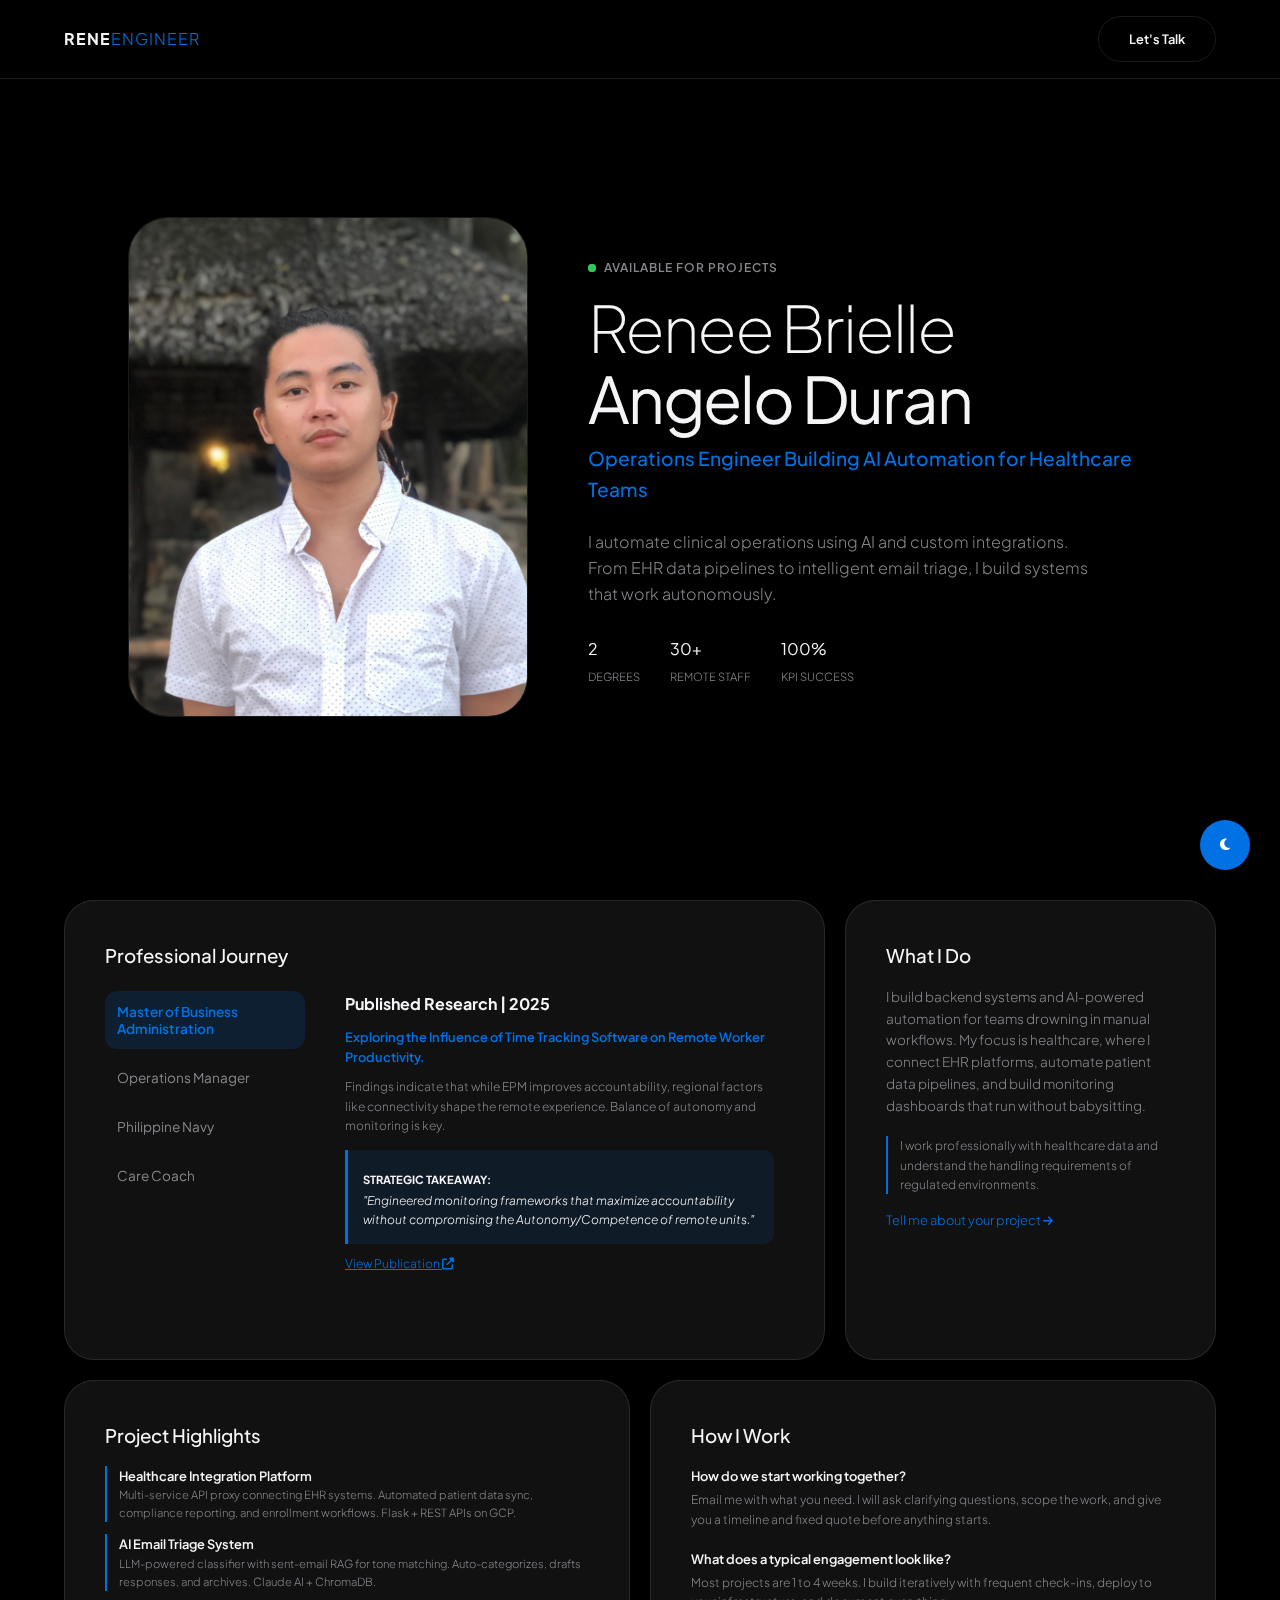
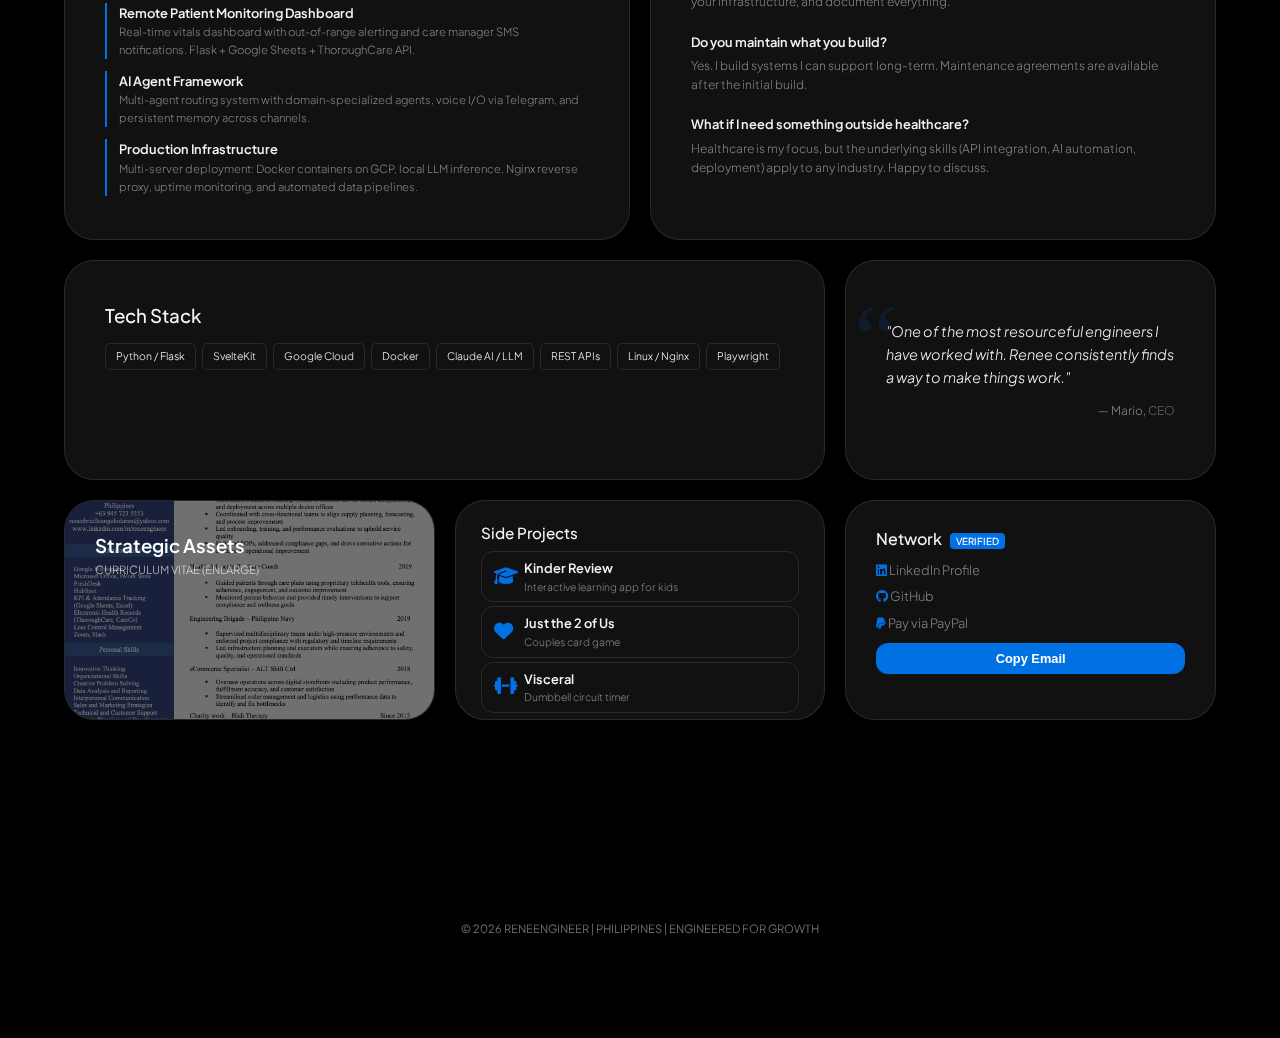
<file: index.html>
<!DOCTYPE html>
<html lang="en">
<head>
    <meta charset="UTF-8">
    <meta name="viewport" content="width=device-width, initial-scale=1.0">
    <title>Renee Duran | Operations Lead & AI Systems Builder</title>
    <link href="https://fonts.googleapis.com/css2?family=Plus+Jakarta+Sans:wght@200;300;400;500;600;700&display=swap" rel="stylesheet">
    <link rel="stylesheet" href="https://cdnjs.cloudflare.com/ajax/libs/font-awesome/6.4.0/css/all.min.css">

    <style>
        :root {
            --bg: #000000;
            --card-bg: rgba(28, 28, 30, 0.6);
            --card-border: rgba(255, 255, 255, 0.1);
            --accent: #0071e3;
            --text-main: #f5f5f7;
            --text-dim: #86868b;
            --glass: rgba(0, 0, 0, 0.8);
            --aura-color: rgba(0, 113, 227, 0.15);
            --spotlight-opacity: 1;
        }

        body.light-mode {
            --bg: #f5f5f7;
            --card-bg: rgba(255, 255, 255, 0.8);
            --card-border: rgba(0, 0, 0, 0.08);
            --accent: #0071e3;
            --text-main: #1d1d1f;
            --text-dim: #6e6e73;
            --glass: rgba(245, 245, 247, 0.8);
            --aura-color: rgba(0, 0, 0, 0.05);
            --spotlight-opacity: 0.7;
        }

        * { box-sizing: border-box; margin: 0; padding: 0; transition: background-color 0.4s ease, color 0.4s ease; }
        body {
            font-family: 'Plus Jakarta Sans', sans-serif;
            background: var(--bg); color: var(--text-main);
            line-height: 1.6; overflow-x: hidden; font-weight: 300;
        }

        /* Mouse Aura / Spotlight */
        #aura {
            position: fixed; top: 0; left: 0; width: 100%; height: 100%;
            background: radial-gradient(600px circle at var(--x) var(--y), var(--aura-color), transparent 80%);
            z-index: -1; pointer-events: none;
        }

        /* Breathing Logo */
        nav {
            position: fixed; top: 0; width: 100%; z-index: 1000;
            background: var(--glass); backdrop-filter: saturate(180%) blur(20px);
            border-bottom: 1px solid var(--card-border);
            display: flex; justify-content: space-between; align-items: center; padding: 1rem 5%;
        }
        .logo { font-weight: 700; font-size: 1rem; letter-spacing: 1px; }
        .logo span { color: var(--accent); font-weight: 300; animation: breathe 4s infinite ease-in-out; }

        @keyframes breathe {
            0%, 100% { opacity: 0.5; text-shadow: 0 0 0px var(--accent); }
            50% { opacity: 1; text-shadow: 0 0 15px var(--accent); }
        }

        /* Hero */
        header {
            min-height: 100vh; display: flex; align-items: center; justify-content: center;
            padding: 120px 10% 80px; gap: 60px;
        }
        .hero-img {
            width: 400px; height: 500px; object-fit: cover; border-radius: 40px;
            border: 1px solid var(--card-border); box-shadow: 0 30px 60px rgba(0,0,0,0.2);
        }
        .hero-text h1 { font-size: clamp(2.5rem, 5vw, 4rem); font-weight: 200; letter-spacing: -2px; line-height: 1.1; }
        .hero-subtitle { font-size: 1.2rem; color: var(--accent); font-weight: 500; margin: 10px 0 25px; }

        /* Status Pulse */
        .status-tag { display: inline-flex; align-items: center; gap: 8px; font-size: 0.75rem; font-weight: 600; color: var(--text-dim); letter-spacing: 1px; margin-bottom: 15px;}
        .pulse-dot { width: 8px; height: 8px; background: #34c759; border-radius: 50%; position: relative; }
        .pulse-dot::after { content: ''; position: absolute; width: 100%; height: 100%; background: #34c759; border-radius: 50%; animation: ripple 2s infinite; }

        @keyframes ripple { 0% { transform: scale(1); opacity: 1; } 100% { transform: scale(3); opacity: 0; } }

        /* Bento Grid */
        .container { max-width: 1400px; margin: 0 auto; padding: 0 5% 100px; }
        .bento-grid { display: grid; grid-template-columns: repeat(12, 1fr); grid-auto-rows: 220px; gap: 20px; }
        .bento-item {
            background: var(--card-bg); border: 1px solid var(--card-border); border-radius: 30px;
            padding: 40px; overflow: hidden; backdrop-filter: blur(10px); opacity: var(--spotlight-opacity);
            transition: opacity 0.3s ease, transform 0.4s ease;
        }
        .bento-item.highlight { opacity: 1 !important; border-color: var(--accent); }

        /* Grid spans */
        .item-exp { grid-column: span 8; grid-row: span 2; }
        .item-whatido { grid-column: span 4; grid-row: span 2; }
        .item-highlights { grid-column: span 6; grid-row: span 2; }
        .item-howitworks { grid-column: span 6; grid-row: span 2; }
        .item-skills { grid-column: span 8; grid-row: span 1; }
        .item-testimonial { grid-column: span 4; grid-row: span 1; }
        .item-assets { grid-column: span 4; grid-row: span 1; }
        .item-projects { grid-column: span 4; grid-row: span 1; }
        .item-social { grid-column: span 4; grid-row: span 1; }

        .project-link {
            display: flex; align-items: center; gap: 10px; padding: 6px 12px;
            border-radius: 12px; text-decoration: none; color: var(--text-main);
            border: 1px solid var(--card-border); transition: border-color 0.3s ease;
        }
        .project-link:hover { border-color: var(--accent); }
        .project-link i { font-size: 1.2rem; color: var(--accent); width: 20px; text-align: center; }
        .project-link .project-info { display: flex; flex-direction: column; }
        .project-link .project-name { font-size: 0.8rem; font-weight: 600; }
        .project-link .project-desc { font-size: 0.65rem; color: var(--text-dim); }

        /* Tabs & Experience */
        .exp-container { display: flex; gap: 40px; margin-top: 20px; }
        .exp-tabs { display: flex; flex-direction: column; gap: 8px; min-width: 200px; }
        .tab-btn {
            background: none; border: none; color: var(--text-dim); text-align: left;
            padding: 12px; cursor: pointer; border-radius: 12px; font-size: 0.85rem; font-family: inherit;
        }
        .tab-btn.active { background: rgba(0, 113, 227, 0.15); color: var(--accent); font-weight: 600; }
        .exp-content { display: none; height: 280px; overflow-y: auto; padding-right: 10px; }
        .exp-content.active { display: block; animation: fadeIn 0.5s ease forwards; }

        /* Research Preview Card */
        .takeaway-box { background: rgba(0, 113, 227, 0.1); border-left: 3px solid var(--accent); padding: 15px; margin-top: 15px; border-radius: 0 10px 10px 0; }

        /* Social Copy Utility */
        .email-copy-btn {
            background: var(--accent); color: white; border: none; padding: 10px 20px;
            border-radius: 12px; cursor: pointer; font-weight: 600; font-size: 0.8rem; width: 100%; margin-top: 10px;
        }

        /* Testimonial */
        .testimonial-card {
            position: relative;
            display: flex;
            align-items: center;
        }
        .testimonial-card::before {
            content: "\201C";
            position: absolute;
            top: 0.3em;
            left: 0.5rem;
            font-size: 6rem;
            font-family: Georgia, serif;
            color: var(--accent);
            opacity: 0.12;
            line-height: 1;
            pointer-events: none;
        }
        .testimonial { margin: 0; padding: 0; border: none; }
        .testimonial p { font-size: 0.9rem; line-height: 1.6; font-style: italic; margin: 0 0 12px; }
        .testimonial cite { color: var(--text-dim); font-size: 0.75rem; font-style: normal; display: block; text-align: right; }
        .testimonial .role { opacity: 0.7; }

        /* How I Work */
        .hiw-item { margin-bottom: 16px; }
        .hiw-q { font-size: 0.8rem; font-weight: 600; margin-bottom: 4px; }
        .hiw-a { font-size: 0.75rem; color: var(--text-dim); }

        /* Lightbox & Theme */
        .theme-toggle { position: fixed; bottom: 30px; right: 30px; z-index: 1001; background: var(--accent); color: white; width: 50px; height: 50px; border-radius: 50%; cursor: pointer; display: flex; align-items: center; justify-content: center; border: none; }
        #lightbox { position: fixed; top: 0; left: 0; width: 100%; height: 100%; background: rgba(0,0,0,0.95); z-index: 2000; display: none; align-items: center; justify-content: center; flex-direction: column; }
        #lightbox img { max-height: 80vh; max-width: 90%; border-radius: 10px; }

        .btn { padding: 12px 30px; border-radius: 100px; text-decoration: none; font-weight: 600; transition: 0.3s; display: inline-block; cursor: pointer; border: none; }
        .btn-primary { background: var(--accent); color: white; }
        .btn-outline { border: 1px solid var(--card-border); color: var(--text-main); }

        @keyframes fadeIn { from { opacity: 0; transform: translateX(10px); } to { opacity: 1; transform: translateX(0); } }

        /* Tablet/Mobile Adjustments */
        @media (max-width: 1100px) {
            header { flex-direction: column; text-align: center; padding-top: 150px; }
            .hero-img { width: 300px; height: 380px; order: 2; }
            .hero-text { order: 1; }
            .bento-grid { display: flex; flex-direction: column; }

            .exp-container { flex-direction: column; }
            .exp-tabs {
                flex-direction: row; overflow-x: auto; padding-bottom: 15px;
                width: 100%; border-bottom: 1px solid var(--card-border);
                scrollbar-width: none;
            }
            .exp-tabs::-webkit-scrollbar { display: none; }
            .tab-btn { white-space: nowrap; padding: 10px 20px; }
            .exp-content { height: auto; }
        }
    </style>
</head>
<body>

    <div id="aura"></div>

    <button class="theme-toggle" onclick="toggleTheme()"><i class="fas fa-moon" id="theme-icon"></i></button>

    <nav>
        <div class="logo">RENE<span>ENGINEER</span></div>
        <a href="mailto:ReneengineerServices@gmail.com" class="btn-outline btn" style="font-size: 0.8rem;">Let's Talk</a>
    </nav>

    <header>
        <div class="hero-img-container">
            <img src="images/headshot.jpg" alt="Renee Duran" class="hero-img">
        </div>
        <div class="hero-text">
            <div class="status-tag">
                <div class="pulse-dot"></div> AVAILABLE FOR PROJECTS
            </div>
            <h1>Renee Brielle <br><b>Angelo Duran</b></h1>
            <p class="hero-subtitle">Operations Engineer Building AI Automation for Healthcare Teams</p>
            <p style="color: var(--text-dim); max-width: 500px; margin-bottom: 30px;">I automate clinical operations using AI and custom integrations. From EHR data pipelines to intelligent email triage, I build systems that work autonomously.</p>
            <div style="display: flex; gap: 30px;">
                <div style="text-align: left;"><b>2</b><br><span style="font-size: 0.7rem; color: var(--text-dim); text-transform: uppercase;">Degrees</span></div>
                <div style="text-align: left;"><b>30+</b><br><span style="font-size: 0.7rem; color: var(--text-dim); text-transform: uppercase;">Remote Staff</span></div>
                <div style="text-align: left;"><b>100%</b><br><span style="font-size: 0.7rem; color: var(--text-dim); text-transform: uppercase;">KPI Success</span></div>
            </div>
        </div>
    </header>

    <div class="container">
        <div class="bento-grid">

            <!-- Row 1-2: Professional Journey + What I Do -->
            <div class="bento-item item-exp">
                <h3 style="font-weight: 500;">Professional Journey</h3>
                <div class="exp-container">
                    <div class="exp-tabs">
                        <button class="tab-btn active" onclick="openTab(event, 'mba')">Master of Business Administration</button>
                        <button class="tab-btn" onclick="openTab(event, 'opsmanager')">Operations Manager</button>
                        <button class="tab-btn" onclick="openTab(event, 'navy')">Philippine Navy</button>
                        <button class="tab-btn" onclick="openTab(event, 'carecoach')">Care Coach</button>
                    </div>
                    <div class="exp-content-wrap">
                        <div id="mba" class="exp-content active">
                            <h4>Published Research | 2025</h4>
                            <p style="font-size: 0.8rem; margin: 10px 0; color: var(--accent); font-weight: 600;">Exploring the Influence of Time Tracking Software on Remote Worker Productivity.</p>
                            <p style="font-size: 0.75rem; color: var(--text-dim);">Findings indicate that while EPM improves accountability, regional factors like connectivity shape the remote experience. Balance of autonomy and monitoring is key.</p>
                            <div class="takeaway-box">
                                <span style="font-size: 0.7rem; font-weight: 700; color: var(--text-main);">STRATEGIC TAKEAWAY:</span>
                                <p style="font-size: 0.75rem; font-style: italic;">"Engineered monitoring frameworks that maximize accountability without compromising the Autonomy/Competence of remote units."</p>
                            </div>
                            <a href="https://research-manila.letran.edu.ph/article/239" target="_blank" style="font-size: 0.75rem; color: var(--accent); display: block; margin-top: 10px;">View Publication <i class="fas fa-external-link-alt"></i></a>
                        </div>
                        <div id="opsmanager" class="exp-content">
                            <h4>Operations Manager <span>Since 2020</span></h4>
                            <ul style="font-size: 0.85rem; color: var(--text-dim); margin-top: 10px; padding-left: 20px;">
                                <li>Directing daily operations for 30+ remote team members across multiple time zones.</li>
                                <li>End-to-end inventory and logistics architecture for healthcare product distribution.</li>
                                <li>Built internal automation tools: API integrations, monitoring dashboards, and AI-powered workflows.</li>
                                <li>Implementation of SOPs and corrective actions achieving 100% KPI adherence.</li>
                            </ul>
                        </div>
                        <div id="navy" class="exp-content">
                            <h4>Engineering Brigade <span>2019</span></h4>
                            <ul style="font-size: 0.85rem; color: var(--text-dim); margin-top: 10px; padding-left: 20px;">
                                <li>Supervised multidisciplinary units under military pressure.</li>
                                <li>Ensured project compliance with rigid safety and timeline standards.</li>
                            </ul>
                        </div>
                        <div id="carecoach" class="exp-content">
                            <h4>Health Advocate II <span>2019</span></h4>
                            <p style="font-size: 0.85rem; color: var(--text-dim); margin-top: 10px;">Guided patients through care plans using proprietary telehealth technologies.</p>
                        </div>
                    </div>
                </div>
            </div>

            <!-- What I Do -->
            <div class="bento-item item-whatido">
                <h3 style="font-weight: 500; margin-bottom: 15px;">What I Do</h3>
                <p style="font-size: 0.85rem; color: var(--text-dim); margin-bottom: 20px;">I build backend systems and AI-powered automation for teams drowning in manual workflows. My focus is healthcare, where I connect EHR platforms, automate patient data pipelines, and build monitoring dashboards that run without babysitting.</p>
                <div style="border-left: 2px solid var(--accent); padding-left: 12px; margin-bottom: 12px;">
                    <p style="font-size: 0.75rem; color: var(--text-dim);">I work professionally with healthcare data and understand the handling requirements of regulated environments.</p>
                </div>
                <a href="mailto:ReneengineerServices@gmail.com" style="font-size: 0.8rem; color: var(--accent); text-decoration: none;">Tell me about your project <i class="fas fa-arrow-right" style="font-size: 0.7rem;"></i></a>
            </div>

            <!-- Row 3-4: Project Highlights + How I Work -->
            <div class="bento-item item-highlights">
                <h3 style="font-weight: 500; margin-bottom: 15px;">Project Highlights</h3>
                <div style="display: flex; flex-direction: column; gap: 12px; overflow-y: auto; height: calc(100% - 40px); padding-right: 8px;">
                    <div style="border-left: 2px solid var(--accent); padding-left: 12px;">
                        <p style="font-size: 0.8rem; font-weight: 600;">Healthcare Integration Platform</p>
                        <p style="font-size: 0.7rem; color: var(--text-dim);">Multi-service API proxy connecting EHR systems. Automated patient data sync, compliance reporting, and enrollment workflows. Flask + REST APIs on GCP.</p>
                    </div>
                    <div style="border-left: 2px solid var(--accent); padding-left: 12px;">
                        <p style="font-size: 0.8rem; font-weight: 600;">AI Email Triage System</p>
                        <p style="font-size: 0.7rem; color: var(--text-dim);">LLM-powered classifier with sent-email RAG for tone matching. Auto-categorizes, drafts responses, and archives. Claude AI + ChromaDB.</p>
                    </div>
                    <div style="border-left: 2px solid var(--accent); padding-left: 12px;">
                        <p style="font-size: 0.8rem; font-weight: 600;">Remote Patient Monitoring Dashboard</p>
                        <p style="font-size: 0.7rem; color: var(--text-dim);">Real-time vitals dashboard with out-of-range alerting and care manager SMS notifications. Flask + Google Sheets + ThoroughCare API.</p>
                    </div>
                    <div style="border-left: 2px solid var(--accent); padding-left: 12px;">
                        <p style="font-size: 0.8rem; font-weight: 600;">AI Agent Framework</p>
                        <p style="font-size: 0.7rem; color: var(--text-dim);">Multi-agent routing system with domain-specialized agents, voice I/O via Telegram, and persistent memory across channels.</p>
                    </div>
                    <div style="border-left: 2px solid var(--accent); padding-left: 12px;">
                        <p style="font-size: 0.8rem; font-weight: 600;">Production Infrastructure</p>
                        <p style="font-size: 0.7rem; color: var(--text-dim);">Multi-server deployment: Docker containers on GCP, local LLM inference, Nginx reverse proxy, uptime monitoring, and automated data pipelines.</p>
                    </div>
                </div>
            </div>

            <div class="bento-item item-howitworks">
                <h3 style="font-weight: 500; margin-bottom: 15px;">How I Work</h3>
                <div style="display: flex; flex-direction: column; gap: 4px; overflow-y: auto; height: calc(100% - 40px); padding-right: 8px;">
                    <div class="hiw-item">
                        <p class="hiw-q">How do we start working together?</p>
                        <p class="hiw-a">Email me with what you need. I will ask clarifying questions, scope the work, and give you a timeline and fixed quote before anything starts.</p>
                    </div>
                    <div class="hiw-item">
                        <p class="hiw-q">What does a typical engagement look like?</p>
                        <p class="hiw-a">Most projects are 1 to 4 weeks. I build iteratively with frequent check-ins, deploy to your infrastructure, and document everything.</p>
                    </div>
                    <div class="hiw-item">
                        <p class="hiw-q">Do you maintain what you build?</p>
                        <p class="hiw-a">Yes. I build systems I can support long-term. Maintenance agreements are available after the initial build.</p>
                    </div>
                    <div class="hiw-item">
                        <p class="hiw-q">What if I need something outside healthcare?</p>
                        <p class="hiw-a">Healthcare is my focus, but the underlying skills (API integration, AI automation, deployment) apply to any industry. Happy to discuss.</p>
                    </div>
                </div>
            </div>

            <!-- Row 5: Tech Stack + Testimonial -->
            <div class="bento-item item-skills">
                <h3 style="font-weight: 500; margin-bottom: 12px;">Tech Stack</h3>
                <div style="display: flex; flex-wrap: wrap; gap: 6px;">
                    <span class="btn-outline" style="font-size: 0.65rem; padding: 4px 10px; border-radius: 5px;">Python / Flask</span>
                    <span class="btn-outline" style="font-size: 0.65rem; padding: 4px 10px; border-radius: 5px;">SvelteKit</span>
                    <span class="btn-outline" style="font-size: 0.65rem; padding: 4px 10px; border-radius: 5px;">Google Cloud</span>
                    <span class="btn-outline" style="font-size: 0.65rem; padding: 4px 10px; border-radius: 5px;">Docker</span>
                    <span class="btn-outline" style="font-size: 0.65rem; padding: 4px 10px; border-radius: 5px;">Claude AI / LLM</span>
                    <span class="btn-outline" style="font-size: 0.65rem; padding: 4px 10px; border-radius: 5px;">REST APIs</span>
                    <span class="btn-outline" style="font-size: 0.65rem; padding: 4px 10px; border-radius: 5px;">Linux / Nginx</span>
                    <span class="btn-outline" style="font-size: 0.65rem; padding: 4px 10px; border-radius: 5px;">Playwright</span>
                </div>
            </div>

            <div class="bento-item item-testimonial testimonial-card">
                <blockquote class="testimonial">
                    <p>"One of the most resourceful engineers I have worked with. Renee consistently finds a way to make things work."</p>
                    <cite>— Mario, <span class="role">CEO</span></cite>
                </blockquote>
            </div>

            <!-- Row 6: Assets + Side Projects + Demo -->
            <div class="bento-item item-assets" style="padding: 0; cursor: pointer;" onclick="openLightbox()">
                <div style="height: 100%; position: relative;">
                    <img src="images/resume.jpg" style="width: 100%; height: 100%; object-fit: cover; opacity: 0.4;">
                    <div style="position: absolute; top: 30px; left: 30px;">
                        <h3 style="font-weight: 600; color: white;">Strategic Assets</h3>
                        <p style="font-size: 0.7rem; color: rgba(255,255,255,0.7);">CURRICULUM VITAE (ENLARGE)</p>
                    </div>
                </div>
            </div>

            <div class="bento-item item-projects" style="padding: 20px 25px;">
                <h3 style="font-weight: 500; margin-bottom: 6px; font-size: 0.95rem;">Side Projects</h3>
                <div style="display: flex; flex-direction: column; gap: 4px;">
                    <a href="kinder-review/index.html" class="project-link">
                        <i class="fas fa-graduation-cap"></i>
                        <div class="project-info">
                            <span class="project-name">Kinder Review</span>
                            <span class="project-desc">Interactive learning app for kids</span>
                        </div>
                    </a>
                    <a href="cardgame/index.html" class="project-link">
                        <i class="fas fa-heart"></i>
                        <div class="project-info">
                            <span class="project-name">Just the 2 of Us</span>
                            <span class="project-desc">Couples card game</span>
                        </div>
                    </a>
                    <a href="visceral/index.html" class="project-link">
                        <i class="fas fa-dumbbell"></i>
                        <div class="project-info">
                            <span class="project-name">Visceral</span>
                            <span class="project-desc">Dumbbell circuit timer</span>
                        </div>
                    </a>
                </div>
            </div>

            <!-- Row 7: Network -->
            <div class="bento-item item-social" style="padding: 25px 30px;">
                <h3 style="font-weight: 500; margin-bottom: 8px; font-size: 1rem;">Network <span style="font-size: 0.6rem; background: var(--accent); color: white; padding: 2px 6px; border-radius: 4px; margin-left: 5px;">VERIFIED</span></h3>
                <div style="display: flex; flex-direction: column; gap: 6px;">
                    <a href="https://www.linkedin.com/in/reneengineer" target="_blank" style="text-decoration: none; color: var(--text-dim); font-size: 0.8rem;"><i class="fab fa-linkedin" style="color: var(--accent);"></i> LinkedIn Profile</a>
                    <a href="https://github.com/reneengineer" target="_blank" style="text-decoration: none; color: var(--text-dim); font-size: 0.8rem;"><i class="fab fa-github" style="color: var(--accent);"></i> GitHub</a>
                    <a href="https://paypal.me/Reneengineered" target="_blank" style="text-decoration: none; color: var(--text-dim); font-size: 0.8rem;"><i class="fab fa-paypal" style="color: var(--accent);"></i> Pay via PayPal</a>
                    <button class="email-copy-btn" id="emailBtn" onclick="copyEmail()" style="margin-top: 4px; padding: 8px 16px;">Copy Email</button>
                </div>
            </div>

        </div>
    </div>

    <footer style="padding: 100px 5%; text-align: center; font-size: 0.7rem; opacity: 0.5;">
        &copy; 2026 RENEENGINEER | PHILIPPINES | ENGINEERED FOR GROWTH
    </footer>

    <div id="lightbox" onclick="closeLightbox()">
        <img src="images/resume.jpg" alt="Resume">
        <div style="margin-top: 20px; display: flex; gap: 10px;">
            <a href="images/resume.pdf" download class="btn btn-primary"><i class="fa fa-download"></i> Download PDF</a>
            <button class="btn btn-outline" onclick="closeLightbox()" style="color: white;">Close</button>
        </div>
    </div>

    <script>
        // Copy Email Logic
        function copyEmail() {
            const email = "ReneengineerServices@gmail.com";
            navigator.clipboard.writeText(email).then(() => {
                const btn = document.getElementById('emailBtn');
                btn.innerText = "Email Copied!";
                btn.style.background = "#34c759";
                setTimeout(() => {
                    btn.innerText = "Copy Email";
                    btn.style.background = "var(--accent)";
                }, 2000);
            });
        }

        // Theme Logic
        function toggleTheme() {
            const body = document.body;
            const icon = document.getElementById('theme-icon');
            body.classList.toggle('light-mode');
            icon.className = body.classList.contains('light-mode') ? 'fas fa-sun' : 'fas fa-moon';
        }

        // Mouse Spotlight
        document.addEventListener('mousemove', (e) => {
            document.getElementById('aura').style.setProperty('--x', e.clientX + 'px');
            document.getElementById('aura').style.setProperty('--y', e.clientY + 'px');

            if(document.body.classList.contains('light-mode')) {
                const hovered = document.elementFromPoint(e.clientX, e.clientY);
                const card = hovered ? hovered.closest('.bento-item') : null;
                document.querySelectorAll('.bento-item').forEach(c => c.classList.remove('highlight'));
                if(card) card.classList.add('highlight');
            }
        });

        // Tabs Logic
        function openTab(evt, tabName) {
            const contents = document.getElementsByClassName("exp-content");
            for (let i = 0; i < contents.length; i++) contents[i].classList.remove("active");
            const buttons = document.getElementsByClassName("tab-btn");
            for (let i = 0; i < buttons.length; i++) buttons[i].classList.remove("active");
            document.getElementById(tabName).classList.add("active");
            evt.currentTarget.classList.add("active");
        }

        // Lightbox
        function openLightbox() { document.getElementById('lightbox').style.display = 'flex'; }
        function closeLightbox() { document.getElementById('lightbox').style.display = 'none'; }

        // Tilt Effect
        document.querySelectorAll('.bento-item').forEach(card => {
            card.addEventListener('mousemove', (e) => {
                const rect = card.getBoundingClientRect();
                const x = (e.clientX - rect.left) / rect.width - 0.5;
                const y = (e.clientY - rect.top) / rect.height - 0.5;
                card.style.transform = `perspective(1000px) rotateY(${x * 6}deg) rotateX(${y * -6}deg) translateY(-5px)`;
            });
            card.addEventListener('mouseleave', () => {
                card.style.transform = `perspective(1000px) rotateY(0deg) rotateX(0deg) translateY(0px)`;
            });
        });
    </script>
</body>
</html>
</file>
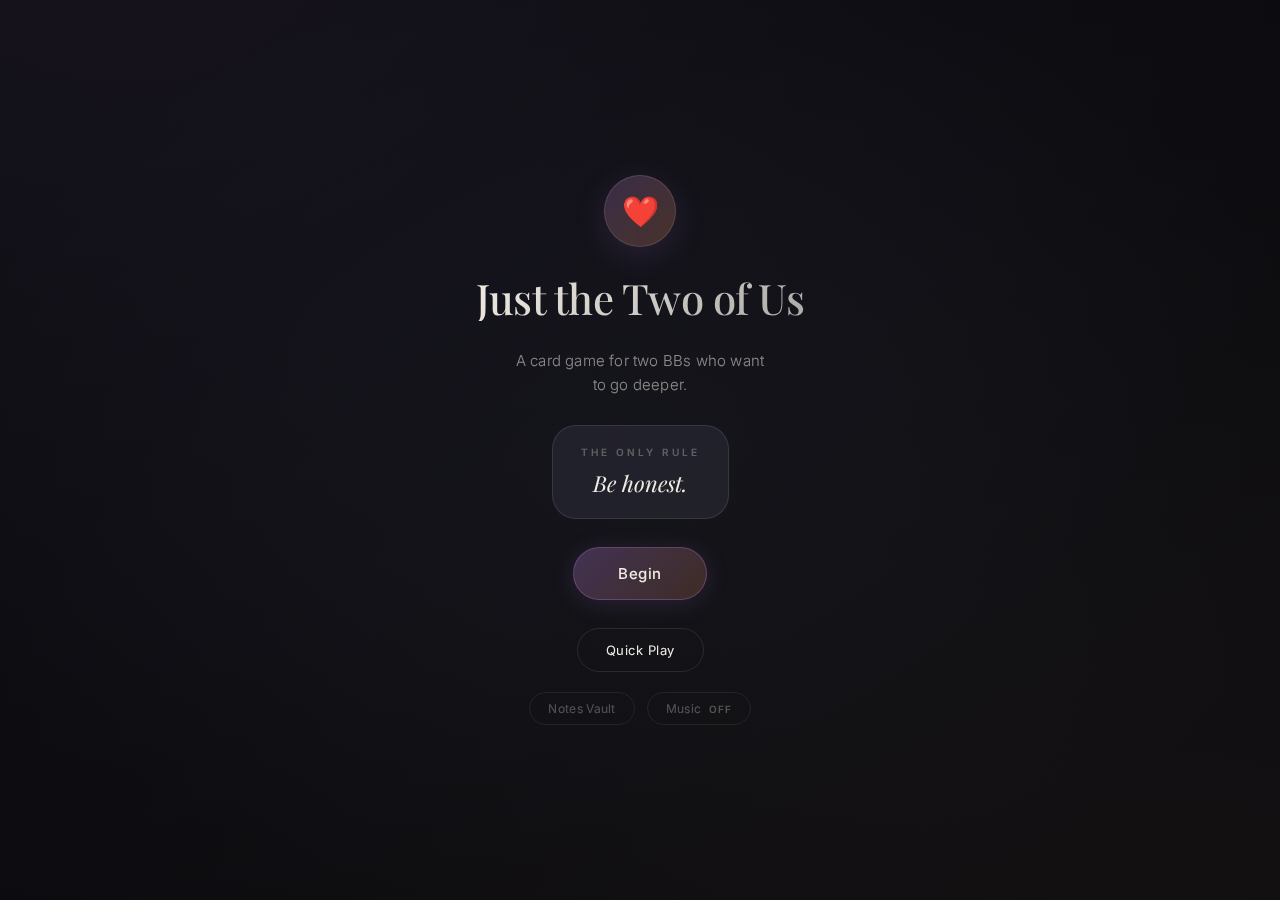
<file: cardgame/index.html>
<!DOCTYPE html>
<html lang="en">
<head>
  <meta charset="UTF-8">
  <meta name="viewport" content="width=device-width, initial-scale=1.0, maximum-scale=1.0, user-scalable=no, viewport-fit=cover">
  <meta name="apple-mobile-web-app-capable" content="yes">
  <meta name="apple-mobile-web-app-status-bar-style" content="black-translucent">
  <meta name="apple-mobile-web-app-title" content="Just the Two of Us">
  <meta name="theme-color" content="#0c0c10">
  <link rel="manifest" href="manifest.json">
  <link rel="apple-touch-icon" href="icons/icon-192.png">
  <title>Just the Two of Us</title>
  <link rel="stylesheet" href="style.css">
</head>
<body>

  <!-- ============ WELCOME ============ -->
  <div id="welcome" class="screen">
    <div class="welcome-icon">&#10084;&#65039;</div>
    <h1 class="app-title">Just the Two of Us</h1>
    <p class="app-subtitle">A card game for two BBs who want to go deeper.</p>
    <div class="welcome-rule glass">
      <div class="rule-label">The Only Rule</div>
      <div class="rule-text">Be honest.</div>
    </div>
    <button id="start-btn" class="btn btn-primary">Begin</button>
    <button id="continue-btn" class="btn btn-outline btn-small" style="display:none;">Continue where you left off</button>
    <button id="quick-start-btn" class="btn btn-outline btn-small">Quick Play</button>
    <div class="welcome-extras">
      <button id="welcome-notes-btn" class="welcome-extra-btn">Notes Vault</button>
      <button id="welcome-music-btn" class="welcome-extra-btn">Music <span id="welcome-music-status">OFF</span></button>
    </div>
  </div>

  <!-- ============ NAME ENTRY ============ -->
  <div id="name-entry" class="screen">
    <div class="welcome-icon">&#10084;&#65039;</div>
    <h2 class="name-entry-title">Who's playing?</h2>
    <div id="name-turn-label" class="final-turn-label">Player 1</div>
    <div class="name-input-area">
      <input id="name-entry-input" type="text" class="note-name-input" placeholder="Enter your name" maxlength="30" autocomplete="off">
    </div>
    <button id="name-save-btn" class="btn btn-primary btn-small">Save &amp; Next</button>
  </div>

  <!-- ============ MOOD CHECK ============ -->
  <div id="mood-check" class="screen">
    <div class="welcome-icon">&#10084;&#65039;</div>
    <h2 id="mood-title" class="mood-title">Before we begin...</h2>
    <p class="mood-subtitle">Pick one.</p>
    <div id="mood-turn-label" class="final-turn-label">Player 1</div>
    <div class="mood-grid">
      <button class="mood-btn" data-emoji="😊"><span class="mood-emoji">😊</span><span class="mood-label">Happy</span></button>
      <button class="mood-btn" data-emoji="🥰"><span class="mood-emoji">🥰</span><span class="mood-label">Loving</span></button>
      <button class="mood-btn" data-emoji="😌"><span class="mood-emoji">😌</span><span class="mood-label">Calm</span></button>
      <button class="mood-btn" data-emoji="🤗"><span class="mood-emoji">🤗</span><span class="mood-label">Open</span></button>
      <button class="mood-btn" data-emoji="🤔"><span class="mood-emoji">🤔</span><span class="mood-label">Curious</span></button>
      <button class="mood-btn" data-emoji="😅"><span class="mood-emoji">😅</span><span class="mood-label">Nervous</span></button>
      <button class="mood-btn" data-emoji="🥺"><span class="mood-emoji">🥺</span><span class="mood-label">Soft</span></button>
      <button class="mood-btn" data-emoji="😴"><span class="mood-emoji">😴</span><span class="mood-label">Tired</span></button>
    </div>
    <button id="mood-skip-btn" class="btn btn-outline btn-small">Skip</button>
  </div>

  <!-- ============ LEVEL INTRO ============ -->
  <div id="level-intro" class="screen">
    <div id="li-badge" class="level-badge">Level 1</div>
    <h2 id="li-name" class="level-name">Perception</h2>
    <p id="li-subtitle" class="level-subtitle">How well do you really see me?</p>
    <p id="li-description" class="level-description" style="display:none;"></p>
    <p id="li-count" class="level-count">50 cards</p>
    <button id="begin-level-btn" class="btn btn-primary" style="margin-top: 12px;">Start</button>
  </div>

  <!-- ============ GAME ============ -->
  <div id="game" class="screen">
    <div class="game-header">
      <span id="game-level-tag" class="game-level-tag">Perception</span>
      <span id="game-progress" class="game-progress">0 / 50</span>
      <button id="menu-btn" class="header-menu-btn">Menu</button>
    </div>

    <div class="progress-bar-track">
      <div id="progress-fill" class="progress-bar-fill"></div>
    </div>

    <!-- Timer overlay for timed wildcards -->
    <div id="timer-overlay" class="timer-overlay" style="display:none;">
      <div class="timer-ring">
        <svg viewBox="0 0 100 100">
          <circle cx="50" cy="50" r="45" fill="none" stroke="rgba(255,255,255,0.08)" stroke-width="2"/>
          <circle id="timer-progress" cx="50" cy="50" r="45" fill="none" stroke="var(--gold)" stroke-width="2.5" stroke-linecap="round" stroke-dasharray="283" stroke-dashoffset="0" transform="rotate(-90 50 50)"/>
        </svg>
        <span id="timer-count" class="timer-count">30</span>
      </div>
      <button id="timer-start-btn" class="timer-start-btn">Start</button>
    </div>

    <div class="card-area">
      <div id="card-container" class="card-container">
        <div class="card-face card-back">
          <div class="card-back-inner">
            <div class="card-back-icon">&#10084;&#65039;</div>
            <div class="card-back-text">Tap to reveal</div>
          </div>
        </div>
        <div id="card-front" class="card-face card-front">
          <div id="card-type-label" class="card-type-label">Level 1</div>
          <p id="card-question" class="card-question"></p>
          <span id="card-intensity" class="card-intensity"></span>
          <span id="card-number" class="card-number"></span>
        </div>
      </div>
      <div id="swipe-hint" class="swipe-hint" style="display:none;">
        <span class="swipe-hint-arrow">&larr;</span> swipe for next
      </div>
    </div>

    <div class="game-footer">
      <button id="fav-btn" class="footer-btn fav-btn">&hearts;</button>
      <button id="share-btn" class="footer-btn share-btn" style="display:none;">&#8599;</button>
      <button id="dig-btn-1" class="footer-btn dig-btn">Dig Deeper</button>
      <button id="dig-btn-2" class="footer-btn dig-btn">Dig Deeper</button>
      <button id="next-level-btn" class="footer-btn next-level-btn" style="display:none;">Next Level</button>
    </div>
  </div>

  <!-- ============ LEVEL COMPLETE ============ -->
  <div id="level-complete" class="screen">
    <div class="level-done-badge">&#10024;</div>
    <h2 id="lc-title" class="level-done-title">Perception complete</h2>
    <p id="lc-subtitle" class="level-done-subtitle">Take a breath. The next level goes deeper.</p>
    <div class="level-stats">
      <div class="stat">
        <div id="lc-cards-num" class="stat-num">15</div>
        <div class="stat-label">Cards played</div>
      </div>
    </div>
    <button id="lc-next-btn" class="btn btn-primary" style="margin-top: 8px;">Begin Connection</button>
    <button id="lc-bonus-btn" class="btn btn-accent" style="margin-top: 8px; display:none;">Play Bonus: 36 Questions</button>
    <button id="lc-final-btn" class="btn btn-outline btn-small" style="display:none;">Skip to Final Card</button>
  </div>

  <!-- ============ FINAL CARD ============ -->
  <div id="final-card" class="screen">
    <div class="final-icon">&#9997;&#65039;</div>
    <h2 class="final-title">The Final Card</h2>
    <p id="final-prompt" class="final-prompt"></p>
    <div id="final-turn-label" class="final-turn-label">Your turn</div>
    <div class="note-area">
      <textarea id="note-input" placeholder="Write your note..." rows="5"></textarea>
    </div>
    <button id="save-note-btn" class="btn btn-primary btn-small">Save &amp; Pass</button>
    <button id="skip-note-btn" class="btn btn-outline btn-small">Skip</button>
  </div>

  <!-- ============ END ============ -->
  <div id="end" class="screen">
    <div class="end-icon">&#10084;&#65039;</div>
    <h2 id="end-title" class="end-title">That was us.</h2>
    <p id="end-message" class="end-message"></p>
    <div id="end-duration" class="end-duration"></div>
    <div id="end-mood" class="end-mood"></div>
    <div class="end-buttons">
      <button id="play-again-btn" class="btn btn-outline">Play Again</button>
    </div>
  </div>

  <!-- ============ MENU ============ -->
  <div id="menu" class="screen">
    <h2 class="menu-title">Menu</h2>
    <button id="menu-resume" class="menu-item">
      Resume Game <span class="mi-right">&rarr;</span>
    </button>
    <button id="menu-l1" class="menu-item">
      Level 1 &mdash; Perception <span class="mi-right">&rarr;</span>
    </button>
    <button id="menu-l2" class="menu-item">
      Level 2 &mdash; Connection <span class="mi-right">&rarr;</span>
    </button>
    <button id="menu-l3" class="menu-item">
      Level 3 &mdash; Reflection <span class="mi-right">&rarr;</span>
    </button>
    <button id="menu-bonus" class="menu-item">
      Bonus &mdash; 36 Questions <span class="mi-right">&rarr;</span>
    </button>
    <button id="menu-spicy" class="menu-item">
      After Dark <span class="mi-right">&rarr;</span>
    </button>
    <button id="menu-anniversary" class="menu-item">
      Our Story <span class="mi-right">&rarr;</span>
    </button>
    <button id="menu-custom" class="menu-item">
      Custom Questions <span class="mi-right">&rarr;</span>
    </button>
    <div class="menu-divider"></div>
    <button id="menu-notes" class="menu-item">
      Notes Vault <span class="mi-right">&rarr;</span>
    </button>
    <button id="menu-favorites" class="menu-item">
      Favorites <span class="mi-right">&rarr;</span>
    </button>
    <div class="menu-divider"></div>
    <div class="menu-toggles">
      <button id="menu-sound-toggle" class="menu-toggle-item">
        Music <span id="sound-status" class="toggle-status">OFF</span>
      </button>
      <button id="menu-dim-toggle" class="menu-toggle-item">
        Dim Screen <span id="dim-status" class="toggle-status">OFF</span>
      </button>
      <button id="menu-quick-toggle" class="menu-toggle-item">
        Quick Play <span id="quick-status" class="toggle-status">OFF</span>
      </button>
    </div>
    <div class="menu-divider"></div>
    <button id="menu-reset-played" class="menu-item">
      Reset Played Cards <span id="played-count" class="mi-right"></span>
    </button>
    <button id="menu-restart" class="menu-item" style="color: var(--red);">
      Start Over <span class="mi-right">&rarr;</span>
    </button>
    <button id="menu-close" class="btn btn-outline btn-small menu-close">Close</button>
  </div>

  <!-- ============ NOTES VAULT ============ -->
  <div id="notes-vault" class="screen scroll-screen">
    <h2 class="section-title">Notes Vault</h2>
    <p class="section-subtitle">Your saved notes from the Final Card</p>
    <div id="notes-list" class="scroll-list"></div>
    <button id="notes-back" class="btn btn-outline btn-small" style="margin-top: 16px;">Back</button>
  </div>

  <!-- ============ FAVORITES ============ -->
  <div id="favorites-screen" class="screen scroll-screen">
    <h2 class="section-title">Favorites</h2>
    <p class="section-subtitle">Questions you loved</p>
    <div id="fav-list" class="scroll-list"></div>
    <button id="fav-back" class="btn btn-outline btn-small" style="margin-top: 16px;">Back</button>
  </div>

  <!-- ============ CUSTOM QUESTIONS ============ -->
  <div id="custom-qs" class="screen scroll-screen">
    <h2 class="section-title">Custom Questions</h2>
    <p class="section-subtitle">Add your own questions to the game</p>
    <div class="custom-input-row">
      <textarea id="custom-q-input" class="custom-textarea" placeholder="Write your question..." rows="2"></textarea>
      <button id="add-custom-q" class="btn btn-primary btn-small">Add</button>
    </div>
    <div id="custom-q-list" class="scroll-list"></div>
    <div class="custom-footer">
      <button id="play-custom-btn" class="btn btn-accent btn-small" style="display:none;">Play Custom Deck</button>
      <button id="custom-back" class="btn btn-outline btn-small">Back</button>
    </div>
  </div>

  <script src="questions.js"></script>
  <script src="app.js"></script>
  <script>
    if ('serviceWorker' in navigator) {
      navigator.serviceWorker.register('service-worker.js');
    }
  </script>
</body>
</html>
</file>
<file: cardgame/style.css>
@import url('https://fonts.googleapis.com/css2?family=Playfair+Display:ital,wght@0,400;0,500;0,600;0,700;1,400;1,500&family=Inter:wght@300;400;500;600&display=swap');

* {
  margin: 0;
  padding: 0;
  box-sizing: border-box;
  -webkit-tap-highlight-color: transparent;
  -webkit-touch-callout: none;
  -webkit-user-select: none;
  user-select: none;
}

:root {
  --bg: #0c0c10;
  --surface: rgba(255, 255, 255, 0.04);
  --surface-hover: rgba(255, 255, 255, 0.07);
  --glass: rgba(255, 255, 255, 0.06);
  --glass-border: rgba(255, 255, 255, 0.1);
  --glass-border-light: rgba(255, 255, 255, 0.15);
  --text: #f0ece4;
  --text-dim: rgba(240, 236, 228, 0.55);
  --text-muted: rgba(240, 236, 228, 0.3);
  --purple: #B07CD8;
  --orange: #E8945A;
  --blue: #6CB4E8;
  --pink: #E87CA0;
  --gold: #D4A853;
  --red: #D4645A;
  --deep-red: #C0392B;
  --radius: 24px;
  --radius-sm: 16px;
  --font-display: 'Playfair Display', Georgia, serif;
  --font-body: 'Inter', -apple-system, system-ui, sans-serif;
}

html, body {
  height: 100%;
  overflow: hidden;
}

body {
  font-family: var(--font-body);
  background: var(--bg);
  color: var(--text);
  display: flex;
  flex-direction: column;
  align-items: center;
  justify-content: center;
  min-height: 100dvh;
  overflow: hidden;
  transition: filter 0.5s ease;
}

body.dimmed {
  filter: brightness(0.5);
}

/* ============ AMBIENT BACKGROUND ============ */
body::before {
  content: '';
  position: fixed;
  top: -50%;
  left: -50%;
  width: 200%;
  height: 200%;
  background: radial-gradient(ellipse at 30% 20%, rgba(176, 124, 216, 0.06) 0%, transparent 50%),
              radial-gradient(ellipse at 70% 80%, rgba(232, 148, 90, 0.04) 0%, transparent 50%),
              radial-gradient(ellipse at 50% 50%, rgba(108, 180, 232, 0.03) 0%, transparent 40%);
  animation: ambientDrift 20s ease-in-out infinite alternate;
  pointer-events: none;
  z-index: 0;
}

@keyframes ambientDrift {
  0% { transform: translate(0, 0) rotate(0deg); }
  100% { transform: translate(-3%, 2%) rotate(3deg); }
}

/* ============ GLASS EFFECT ============ */
.glass {
  background: var(--glass);
  backdrop-filter: blur(40px) saturate(150%);
  -webkit-backdrop-filter: blur(40px) saturate(150%);
  border: 1px solid var(--glass-border);
  border-radius: var(--radius);
}

.glass-subtle {
  background: rgba(255, 255, 255, 0.03);
  backdrop-filter: blur(20px);
  -webkit-backdrop-filter: blur(20px);
  border: 1px solid rgba(255, 255, 255, 0.06);
  border-radius: var(--radius-sm);
}

/* ============ SCREENS ============ */
.screen {
  display: none;
  flex-direction: column;
  align-items: center;
  justify-content: center;
  width: 100%;
  height: 100dvh;
  padding: 40px 24px;
  position: absolute;
  top: 0;
  left: 0;
  opacity: 0;
  transition: opacity 0.5s ease;
  z-index: 1;
}

.screen.active {
  display: flex;
  opacity: 1;
}

.scroll-screen {
  justify-content: flex-start;
  padding-top: max(60px, calc(env(safe-area-inset-top) + 40px));
  overflow-y: auto;
  -webkit-overflow-scrolling: touch;
}

/* ============ WELCOME SCREEN ============ */
#welcome {
  gap: 28px;
  text-align: center;
}

.welcome-icon {
  width: 72px;
  height: 72px;
  border-radius: 50%;
  background: linear-gradient(135deg, rgba(176, 124, 216, 0.25), rgba(232, 148, 90, 0.25));
  border: 1px solid rgba(255, 255, 255, 0.12);
  display: flex;
  align-items: center;
  justify-content: center;
  font-size: 30px;
  backdrop-filter: blur(20px);
  -webkit-backdrop-filter: blur(20px);
  box-shadow: 0 8px 32px rgba(176, 124, 216, 0.15);
}

.app-title {
  font-family: var(--font-display);
  font-size: 42px;
  font-weight: 500;
  letter-spacing: -0.5px;
  line-height: 1.1;
  background: linear-gradient(135deg, var(--text) 0%, rgba(240, 236, 228, 0.7) 100%);
  -webkit-background-clip: text;
  -webkit-text-fill-color: transparent;
  background-clip: text;
}

.app-subtitle {
  font-size: 15px;
  font-weight: 300;
  color: var(--text-dim);
  line-height: 1.6;
  max-width: 260px;
  letter-spacing: 0.2px;
}

.welcome-rule {
  padding: 20px 28px;
  max-width: 280px;
  text-align: center;
}

.welcome-rule .rule-label {
  font-size: 10px;
  font-weight: 600;
  letter-spacing: 3px;
  text-transform: uppercase;
  color: var(--text-muted);
  margin-bottom: 10px;
}

.welcome-rule .rule-text {
  font-family: var(--font-display);
  font-size: 22px;
  font-weight: 400;
  font-style: italic;
  color: var(--text);
}

/* Welcome extras */
.welcome-extras {
  display: flex;
  gap: 12px;
  margin-top: -8px;
}

.welcome-extra-btn {
  background: none;
  border: 1px solid rgba(255, 255, 255, 0.08);
  border-radius: 50px;
  color: var(--text-muted);
  font-family: var(--font-body);
  font-size: 12px;
  font-weight: 400;
  padding: 8px 18px;
  cursor: pointer;
  transition: all 0.3s ease;
  letter-spacing: 0.3px;
}

.welcome-extra-btn:active {
  transform: scale(0.96);
  border-color: rgba(255, 255, 255, 0.15);
}

.welcome-extra-btn span {
  font-size: 10px;
  font-weight: 600;
  letter-spacing: 1px;
  margin-left: 4px;
  color: var(--text-muted);
  transition: color 0.3s ease;
}

.welcome-extra-btn span.on {
  color: var(--purple);
}

/* ============ BUTTONS ============ */
.btn {
  background: linear-gradient(135deg, rgba(255, 255, 255, 0.12), rgba(255, 255, 255, 0.06));
  color: var(--text);
  border: 1px solid rgba(255, 255, 255, 0.15);
  padding: 16px 44px;
  border-radius: 50px;
  font-size: 15px;
  font-weight: 500;
  font-family: var(--font-body);
  cursor: pointer;
  transition: all 0.3s cubic-bezier(0.4, 0, 0.2, 1);
  letter-spacing: 0.5px;
  backdrop-filter: blur(20px);
  -webkit-backdrop-filter: blur(20px);
  position: relative;
  overflow: hidden;
}

.btn::after {
  content: '';
  position: absolute;
  inset: 0;
  border-radius: 50px;
  background: linear-gradient(135deg, rgba(255, 255, 255, 0.1), transparent);
  opacity: 0;
  transition: opacity 0.3s ease;
}

.btn:active {
  transform: scale(0.97);
}

.btn:active::after {
  opacity: 1;
}

.btn-primary {
  background: linear-gradient(135deg, rgba(176, 124, 216, 0.3), rgba(232, 148, 90, 0.2));
  border-color: rgba(176, 124, 216, 0.3);
  box-shadow: 0 4px 24px rgba(176, 124, 216, 0.15);
}

.btn-outline {
  background: transparent;
  border: 1px solid rgba(255, 255, 255, 0.1);
  padding: 13px 32px;
  font-size: 13px;
  font-weight: 400;
  backdrop-filter: none;
  -webkit-backdrop-filter: none;
}

.btn-small {
  padding: 13px 28px;
  font-size: 13px;
}

.btn-accent {
  border-color: rgba(232, 124, 160, 0.35);
  box-shadow: 0 4px 24px rgba(232, 124, 160, 0.12);
}

/* ============ NAME ENTRY SCREEN ============ */
#name-entry {
  gap: 24px;
  text-align: center;
}

.name-entry-title {
  font-family: var(--font-display);
  font-size: 30px;
  font-weight: 500;
  letter-spacing: -0.5px;
}

.name-input-area {
  width: 100%;
  max-width: 280px;
}

/* ============ LEVEL INTRO SCREEN ============ */
#level-intro {
  gap: 20px;
  text-align: center;
}

.level-badge {
  font-size: 10px;
  font-weight: 600;
  letter-spacing: 4px;
  text-transform: uppercase;
  color: var(--text-muted);
}

.level-name {
  font-family: var(--font-display);
  font-size: 52px;
  font-weight: 500;
  letter-spacing: -1px;
  line-height: 1.1;
}

.level-subtitle {
  font-size: 15px;
  font-weight: 300;
  color: var(--text-dim);
  max-width: 260px;
  line-height: 1.6;
}

.level-description {
  font-size: 13px;
  font-weight: 300;
  color: var(--text-muted);
  max-width: 300px;
  line-height: 1.6;
  font-style: italic;
}

.level-count {
  font-size: 12px;
  color: var(--text-muted);
  letter-spacing: 1px;
}

/* ============ GAME SCREEN ============ */
#game {
  padding: 0;
  gap: 0;
}

.game-header {
  width: 100%;
  padding: 16px 24px;
  display: flex;
  align-items: center;
  justify-content: space-between;
  position: absolute;
  top: 0;
  left: 0;
  z-index: 10;
  padding-top: max(16px, env(safe-area-inset-top));
}

.game-level-tag {
  font-size: 10px;
  font-weight: 600;
  letter-spacing: 3px;
  text-transform: uppercase;
  opacity: 0.4;
}

.game-progress {
  font-size: 12px;
  color: var(--text-muted);
  font-weight: 400;
  letter-spacing: 0.5px;
}

.header-menu-btn {
  background: var(--glass);
  color: var(--text);
  border: 1px solid var(--glass-border);
  padding: 8px 16px;
  border-radius: 50px;
  font-size: 11px;
  font-weight: 500;
  font-family: var(--font-body);
  cursor: pointer;
  backdrop-filter: blur(20px);
  -webkit-backdrop-filter: blur(20px);
  transition: all 0.3s ease;
  letter-spacing: 0.3px;
}

.header-menu-btn:active {
  transform: scale(0.96);
}

/* ============ PROGRESS BAR ============ */
.progress-bar-track {
  width: 100%;
  height: 2px;
  background: rgba(255, 255, 255, 0.04);
  position: absolute;
  top: max(52px, calc(env(safe-area-inset-top) + 48px));
  left: 0;
  z-index: 10;
}

.progress-bar-fill {
  height: 100%;
  width: 0%;
  border-radius: 0 2px 2px 0;
  transition: width 0.6s cubic-bezier(0.4, 0, 0.2, 1);
  box-shadow: 0 0 8px currentColor;
}

/* ============ TIMER ============ */
.timer-overlay {
  position: absolute;
  bottom: 140px;
  left: 50%;
  transform: translateX(-50%);
  z-index: 20;
  display: flex;
  flex-direction: row;
  align-items: center;
  gap: 12px;
  background: rgba(12, 12, 16, 0.8);
  backdrop-filter: blur(20px);
  -webkit-backdrop-filter: blur(20px);
  border: 1px solid var(--glass-border);
  border-radius: 50px;
  padding: 10px 20px;
}

.timer-ring {
  position: relative;
  width: 44px;
  height: 44px;
}

.timer-ring svg {
  width: 100%;
  height: 100%;
}

.timer-count {
  position: absolute;
  top: 50%;
  left: 50%;
  transform: translate(-50%, -50%);
  font-family: var(--font-display);
  font-size: 18px;
  font-weight: 500;
  color: var(--text);
}

.timer-done {
  color: var(--gold);
}

.timer-start-btn {
  background: rgba(212, 168, 83, 0.15);
  color: var(--gold);
  border: 1px solid rgba(212, 168, 83, 0.3);
  border-radius: 50px;
  padding: 8px 18px;
  font-family: var(--font-body);
  font-size: 12px;
  font-weight: 500;
  cursor: pointer;
  letter-spacing: 0.5px;
  transition: all 0.3s ease;
}

.timer-start-btn:active {
  transform: scale(0.96);
}

.card-area {
  flex: 1;
  display: flex;
  align-items: center;
  justify-content: center;
  width: 100%;
  padding: 80px 24px 140px;
  perspective: 1200px;
}

/* ============ CARD ============ */
.card-container {
  width: 100%;
  max-width: 320px;
  aspect-ratio: 3/4.2;
  position: relative;
  cursor: pointer;
  transform-style: preserve-3d;
  transition: transform 0.7s cubic-bezier(0.34, 1.56, 0.64, 1), opacity 0.3s ease;
  opacity: 1;
}

.card-container.flipped {
  transform: rotateY(180deg);
}

.card-container.hidden {
  opacity: 0;
  transition: opacity 0.15s ease;
}

.card-face {
  position: absolute;
  inset: 0;
  border-radius: var(--radius);
  backface-visibility: hidden;
  display: flex;
  flex-direction: column;
  align-items: center;
  justify-content: center;
  padding: 36px 28px;
  text-align: center;
}

/* Card Back */
.card-back {
  background: var(--glass);
  backdrop-filter: blur(40px) saturate(150%);
  -webkit-backdrop-filter: blur(40px) saturate(150%);
  border: 1px solid var(--glass-border);
  box-shadow: 0 8px 40px rgba(0, 0, 0, 0.3),
              inset 0 1px 0 rgba(255, 255, 255, 0.06);
}

.card-back-inner {
  display: flex;
  flex-direction: column;
  align-items: center;
  gap: 16px;
}

.card-back-icon {
  font-size: 36px;
  opacity: 0.25;
  filter: grayscale(50%);
}

.card-back-text {
  font-size: 11px;
  font-weight: 500;
  letter-spacing: 3px;
  text-transform: uppercase;
  color: var(--text-muted);
}

/* Card Front */
.card-front {
  transform: rotateY(180deg);
  border: 1px solid;
  background: #151518;
  box-shadow: 0 8px 40px rgba(0, 0, 0, 0.3),
              inset 0 1px 0 rgba(255, 255, 255, 0.04);
}

.card-type-label {
  position: absolute;
  top: 24px;
  font-size: 9px;
  font-weight: 600;
  letter-spacing: 3px;
  text-transform: uppercase;
  opacity: 0.45;
}

.card-question {
  font-family: var(--font-display);
  font-size: 21px;
  font-weight: 400;
  line-height: 1.55;
  max-width: 270px;
  color: var(--text);
}

.card-number {
  position: absolute;
  bottom: 24px;
  font-size: 11px;
  opacity: 0.2;
  font-weight: 400;
  letter-spacing: 1px;
}

/* Swipe hint */
.swipe-hint {
  position: absolute;
  bottom: 150px;
  font-size: 12px;
  font-weight: 400;
  color: var(--text-muted);
  letter-spacing: 1px;
  animation: swipeHintFade 3s ease forwards;
  pointer-events: none;
}

.swipe-hint-arrow {
  display: inline-block;
  animation: swipeArrowSlide 1.5s ease-in-out infinite;
}

@keyframes swipeHintFade {
  0% { opacity: 0; }
  15% { opacity: 1; }
  70% { opacity: 1; }
  100% { opacity: 0; }
}

@keyframes swipeArrowSlide {
  0%, 100% { transform: translateX(0); }
  50% { transform: translateX(-6px); }
}

/* Card glow effect */
.card-container::after {
  content: '';
  position: absolute;
  inset: -20px;
  border-radius: 40px;
  background: radial-gradient(ellipse at center, rgba(176, 124, 216, 0.08), transparent 70%);
  opacity: 0;
  transition: opacity 0.7s ease;
  z-index: -1;
  pointer-events: none;
}

.card-container.flipped::after {
  opacity: 1;
}

/* Wildcard */
.card-front.wildcard {
  background: linear-gradient(135deg, #1a1820, #181520);
  border-color: rgba(212, 168, 83, 0.3) !important;
}

.card-front.wildcard .card-question {
  font-family: var(--font-body);
  font-size: 17px;
  font-weight: 300;
  font-style: italic;
  line-height: 1.7;
}

/* Dig deeper */
.card-front.dig-deeper {
  background: linear-gradient(135deg, #1a1515, #181516);
  border-color: rgba(212, 100, 90, 0.3) !important;
}

.card-front.dig-deeper .card-question {
  font-style: italic;
  font-size: 20px;
}

/* ============ GAME FOOTER ============ */
.game-footer {
  width: 100%;
  padding: 16px 24px 24px;
  display: flex;
  gap: 10px;
  justify-content: center;
  position: absolute;
  bottom: 0;
  left: 0;
  padding-bottom: max(24px, env(safe-area-inset-bottom));
  z-index: 10;
}

.footer-btn {
  background: var(--glass);
  color: var(--text);
  border: 1px solid var(--glass-border);
  padding: 12px 20px;
  border-radius: 50px;
  font-size: 12px;
  font-weight: 500;
  font-family: var(--font-body);
  cursor: pointer;
  transition: all 0.3s ease;
  display: flex;
  align-items: center;
  gap: 6px;
  backdrop-filter: blur(20px);
  -webkit-backdrop-filter: blur(20px);
  letter-spacing: 0.3px;
}

.footer-btn:active {
  transform: scale(0.96);
}

.footer-btn.dig-btn {
  border-color: rgba(212, 100, 90, 0.25);
  color: var(--red);
}

.footer-btn.dig-btn.used {
  opacity: 0.25;
  pointer-events: none;
}

.footer-btn.next-level-btn {
  border-color: rgba(176, 124, 216, 0.35);
  background: linear-gradient(135deg, rgba(176, 124, 216, 0.2), rgba(232, 148, 90, 0.12));
  color: var(--text);
  font-weight: 600;
  letter-spacing: 0.5px;
  animation: levelBtnPulse 2s ease-in-out infinite;
}

@keyframes levelBtnPulse {
  0%, 100% { box-shadow: 0 0 0 0 rgba(176, 124, 216, 0.3); }
  50% { box-shadow: 0 0 20px 4px rgba(176, 124, 216, 0.2); }
}

/* Share button */
.footer-btn.share-btn {
  border-color: rgba(108, 180, 232, 0.2);
  color: var(--text-muted);
  font-size: 14px;
  padding: 10px 14px;
  transition: all 0.3s ease;
}

.footer-btn.share-btn:active {
  color: var(--blue);
  border-color: rgba(108, 180, 232, 0.4);
}

/* Card back level variants */
.card-back.level-level1 {
  border-color: rgba(155, 89, 182, 0.2);
  background: linear-gradient(135deg, rgba(155, 89, 182, 0.08), var(--glass));
}

.card-back.level-level2 {
  border-color: rgba(230, 126, 34, 0.2);
  background: linear-gradient(135deg, rgba(230, 126, 34, 0.08), var(--glass));
}

.card-back.level-level3 {
  border-color: rgba(52, 152, 219, 0.2);
  background: linear-gradient(135deg, rgba(52, 152, 219, 0.08), var(--glass));
}

.card-back.level-bonus {
  border-color: rgba(232, 67, 147, 0.2);
  background: linear-gradient(135deg, rgba(232, 67, 147, 0.08), var(--glass));
}

.card-back.level-spicy {
  border-color: rgba(192, 57, 43, 0.2);
  background: linear-gradient(135deg, rgba(192, 57, 43, 0.08), var(--glass));
}

.card-back.level-anniversary {
  border-color: rgba(212, 168, 83, 0.2);
  background: linear-gradient(135deg, rgba(212, 168, 83, 0.08), var(--glass));
}

.card-back.level-custom {
  border-color: rgba(162, 155, 254, 0.2);
  background: linear-gradient(135deg, rgba(162, 155, 254, 0.08), var(--glass));
}

/* Favorite button */
.footer-btn.fav-btn {
  border-color: rgba(232, 124, 160, 0.2);
  color: var(--text-muted);
  font-size: 16px;
  padding: 10px 14px;
  transition: all 0.3s ease;
}

.footer-btn.fav-btn.is-fav {
  color: var(--pink);
  border-color: rgba(232, 124, 160, 0.4);
  text-shadow: 0 0 12px rgba(232, 124, 160, 0.5);
}

/* ============ LEVEL COMPLETE SCREEN ============ */
#level-complete {
  gap: 20px;
  text-align: center;
}

.level-done-badge {
  font-size: 44px;
  filter: grayscale(20%);
}

.level-done-title {
  font-family: var(--font-display);
  font-size: 30px;
  font-weight: 500;
  letter-spacing: -0.5px;
}

.level-done-subtitle {
  font-size: 14px;
  font-weight: 300;
  color: var(--text-dim);
  max-width: 280px;
  line-height: 1.6;
}

.level-stats {
  display: flex;
  gap: 32px;
  margin: 8px 0;
}

.stat {
  text-align: center;
}

.stat-num {
  font-family: var(--font-display);
  font-size: 32px;
  font-weight: 500;
}

.stat-label {
  font-size: 10px;
  color: var(--text-muted);
  letter-spacing: 2px;
  text-transform: uppercase;
  margin-top: 4px;
}

/* ============ FINAL CARD SCREEN ============ */
#final-card {
  gap: 20px;
  text-align: center;
  padding: 40px 28px;
  justify-content: flex-start;
  padding-top: max(60px, calc(env(safe-area-inset-top) + 40px));
  overflow-y: auto;
  -webkit-overflow-scrolling: touch;
}

.final-icon {
  font-size: 44px;
  filter: grayscale(20%);
}

.final-title {
  font-family: var(--font-display);
  font-size: 30px;
  font-weight: 500;
  letter-spacing: -0.5px;
}

.final-prompt {
  font-size: 15px;
  font-weight: 300;
  color: var(--text-dim);
  line-height: 1.7;
  max-width: 300px;
}

.final-turn-label {
  font-size: 10px;
  font-weight: 600;
  letter-spacing: 3px;
  text-transform: uppercase;
  color: var(--purple);
}

.note-area {
  width: 100%;
  max-width: 320px;
  display: flex;
  flex-direction: column;
  gap: 10px;
}

.note-area textarea {
  width: 100%;
  min-height: 140px;
  background: var(--glass);
  backdrop-filter: blur(20px);
  -webkit-backdrop-filter: blur(20px);
  border: 1px solid var(--glass-border);
  border-radius: var(--radius-sm);
  padding: 16px;
  color: var(--text);
  font-family: var(--font-body);
  font-size: 15px;
  font-weight: 300;
  line-height: 1.7;
  resize: none;
  outline: none;
  -webkit-user-select: text;
  user-select: text;
  transition: border-color 0.3s ease;
}

.note-area textarea:focus {
  border-color: var(--glass-border-light);
}

.note-area textarea::placeholder {
  color: var(--text-muted);
  font-style: italic;
}

.note-name-input {
  width: 100%;
  background: var(--glass);
  backdrop-filter: blur(20px);
  -webkit-backdrop-filter: blur(20px);
  border: 1px solid var(--glass-border);
  border-radius: var(--radius-sm);
  padding: 14px 16px;
  color: var(--text);
  font-family: var(--font-body);
  font-size: 15px;
  font-weight: 400;
  outline: none;
  -webkit-user-select: text;
  user-select: text;
  transition: border-color 0.3s ease;
}

.note-name-input:focus {
  border-color: var(--glass-border-light);
}

.note-name-input::placeholder {
  color: var(--text-muted);
  font-style: italic;
}

/* ============ END SCREEN ============ */
#end {
  gap: 24px;
  text-align: center;
}

.end-icon {
  font-size: 52px;
  filter: grayscale(20%);
}

.end-title {
  font-family: var(--font-display);
  font-size: 36px;
  font-weight: 500;
  font-style: italic;
  letter-spacing: -0.5px;
}

.end-message {
  font-size: 15px;
  font-weight: 300;
  color: var(--text-dim);
  line-height: 1.7;
  max-width: 300px;
}

.end-buttons {
  display: flex;
  flex-direction: column;
  gap: 12px;
  margin-top: 8px;
}

/* ============ MENU SCREEN ============ */
#menu {
  gap: 8px;
  padding: 40px 32px;
  justify-content: flex-start;
  padding-top: max(60px, calc(env(safe-area-inset-top) + 40px));
  padding-bottom: max(40px, calc(env(safe-area-inset-bottom) + 24px));
  overflow-y: auto;
  -webkit-overflow-scrolling: touch;
}

.menu-title {
  font-family: var(--font-display);
  font-size: 30px;
  font-weight: 500;
  letter-spacing: -0.5px;
  margin-bottom: 8px;
}

.menu-item {
  width: 100%;
  max-width: 340px;
  background: var(--glass);
  backdrop-filter: blur(20px);
  -webkit-backdrop-filter: blur(20px);
  border: 1px solid var(--glass-border);
  border-radius: var(--radius-sm);
  padding: 14px 20px;
  display: flex;
  align-items: center;
  justify-content: space-between;
  cursor: pointer;
  transition: all 0.3s ease;
  color: var(--text);
  font-family: var(--font-body);
  font-size: 14px;
  font-weight: 400;
  text-align: left;
  letter-spacing: 0.2px;
}

.menu-item:active {
  transform: scale(0.98);
  border-color: var(--glass-border-light);
}

.menu-item .mi-right {
  font-size: 11px;
  color: var(--text-muted);
}

.menu-divider {
  width: 100%;
  max-width: 340px;
  height: 1px;
  background: rgba(255, 255, 255, 0.05);
  margin: 4px 0;
}

.menu-toggles {
  width: 100%;
  max-width: 340px;
  display: flex;
  flex-direction: column;
  gap: 6px;
}

.menu-toggle-item {
  width: 100%;
  background: var(--glass);
  backdrop-filter: blur(20px);
  -webkit-backdrop-filter: blur(20px);
  border: 1px solid var(--glass-border);
  border-radius: var(--radius-sm);
  padding: 14px 20px;
  display: flex;
  align-items: center;
  justify-content: space-between;
  cursor: pointer;
  transition: all 0.3s ease;
  color: var(--text);
  font-family: var(--font-body);
  font-size: 14px;
  font-weight: 400;
  text-align: left;
}

.menu-toggle-item:active {
  transform: scale(0.98);
}

.toggle-status {
  font-size: 10px;
  font-weight: 600;
  letter-spacing: 2px;
  color: var(--text-muted);
  transition: color 0.3s ease;
}

.toggle-status.on {
  color: var(--purple);
}

.menu-close {
  margin-top: 8px;
  margin-bottom: 60px;
  width: 100%;
  max-width: 340px;
  display: flex;
  align-items: center;
  justify-content: center;
  height: 48px;
  padding: 0;
  flex-shrink: 0;
}

/* ============ SECTION SCREENS (Notes Vault, Favorites, Custom) ============ */
.section-title {
  font-family: var(--font-display);
  font-size: 28px;
  font-weight: 500;
  letter-spacing: -0.5px;
  margin-bottom: 4px;
}

.section-subtitle {
  font-size: 13px;
  font-weight: 300;
  color: var(--text-muted);
  margin-bottom: 16px;
}

.scroll-list {
  width: 100%;
  max-width: 340px;
  display: flex;
  flex-direction: column;
  gap: 10px;
  flex: 1;
  padding: 4px 0;
  min-height: 0;
}

.empty-state {
  text-align: center;
  font-size: 14px;
  font-weight: 300;
  color: var(--text-muted);
  padding: 40px 20px;
  line-height: 1.6;
}

/* Note cards */
.note-card {
  padding: 16px 20px;
  border-radius: var(--radius-sm);
  background: var(--glass);
  border: 1px solid var(--glass-border);
}

.note-pair {
  display: flex;
  flex-direction: column;
  gap: 10px;
}

.note-entry {
  padding: 0;
}

.note-entry-label {
  font-size: 9px;
  font-weight: 600;
  letter-spacing: 2px;
  text-transform: uppercase;
  color: var(--text-muted);
  margin-bottom: 4px;
}

.note-text {
  font-size: 14px;
  font-weight: 300;
  line-height: 1.6;
  color: var(--text);
  margin-bottom: 8px;
}

.note-divider {
  width: 100%;
  height: 1px;
  background: rgba(255, 255, 255, 0.06);
}

.note-date {
  font-size: 11px;
  color: var(--text-muted);
  letter-spacing: 0.5px;
}

/* Favorite cards */
.fav-card {
  padding: 14px 20px;
  border-radius: var(--radius-sm);
  background: var(--glass);
  border: 1px solid var(--glass-border);
  display: flex;
  justify-content: space-between;
  align-items: flex-start;
  gap: 12px;
}

.fav-card-text {
  font-family: var(--font-display);
  font-size: 15px;
  font-weight: 400;
  line-height: 1.5;
  color: var(--text);
  flex: 1;
}

.fav-card-level {
  font-size: 9px;
  font-weight: 600;
  letter-spacing: 2px;
  text-transform: uppercase;
  color: var(--text-muted);
  white-space: nowrap;
  padding-top: 3px;
}

.fav-remove {
  background: none;
  border: none;
  color: var(--text-muted);
  font-size: 16px;
  cursor: pointer;
  padding: 0 4px;
  transition: color 0.2s ease;
}

.fav-remove:active {
  color: var(--red);
}

/* Custom questions */
.custom-input-row {
  width: 100%;
  max-width: 340px;
  display: flex;
  gap: 10px;
  align-items: flex-end;
  margin-bottom: 16px;
}

.custom-textarea {
  flex: 1;
  background: var(--glass);
  backdrop-filter: blur(20px);
  -webkit-backdrop-filter: blur(20px);
  border: 1px solid var(--glass-border);
  border-radius: var(--radius-sm);
  padding: 12px 16px;
  color: var(--text);
  font-family: var(--font-body);
  font-size: 14px;
  font-weight: 300;
  line-height: 1.5;
  resize: none;
  outline: none;
  -webkit-user-select: text;
  user-select: text;
  transition: border-color 0.3s ease;
}

.custom-textarea:focus {
  border-color: var(--glass-border-light);
}

.custom-textarea::placeholder {
  color: var(--text-muted);
  font-style: italic;
}

.custom-q-card {
  padding: 12px 16px;
  border-radius: var(--radius-sm);
  background: var(--glass);
  border: 1px solid var(--glass-border);
  display: flex;
  justify-content: space-between;
  align-items: center;
  gap: 12px;
}

.custom-q-text {
  font-size: 14px;
  font-weight: 300;
  line-height: 1.5;
  color: var(--text);
  flex: 1;
}

.custom-q-remove {
  background: none;
  border: none;
  color: var(--text-muted);
  font-size: 14px;
  cursor: pointer;
  padding: 4px;
  transition: color 0.2s ease;
}

.custom-q-remove:active {
  color: var(--red);
}

.custom-footer {
  display: flex;
  gap: 12px;
  margin-top: 16px;
  padding-bottom: max(24px, env(safe-area-inset-bottom));
}

/* ============ MOOD CHECK SCREEN ============ */
#mood-check {
  gap: 20px;
  text-align: center;
}

.mood-title {
  font-family: var(--font-display);
  font-size: 30px;
  font-weight: 500;
  font-style: italic;
  letter-spacing: -0.5px;
}

.mood-subtitle {
  font-size: 13px;
  font-weight: 300;
  color: var(--text-muted);
  margin-top: -8px;
}

.mood-grid {
  display: grid;
  grid-template-columns: repeat(4, 1fr);
  gap: 10px;
  width: 100%;
  max-width: 300px;
}

.mood-btn {
  display: flex;
  flex-direction: column;
  align-items: center;
  gap: 6px;
  padding: 14px 8px;
  background: var(--glass);
  backdrop-filter: blur(20px);
  -webkit-backdrop-filter: blur(20px);
  border: 1px solid var(--glass-border);
  border-radius: var(--radius-sm);
  cursor: pointer;
  transition: all 0.3s ease;
  color: var(--text);
  font-family: var(--font-body);
}

.mood-btn:active {
  transform: scale(0.95);
}

.mood-btn.selected {
  border-color: rgba(176, 124, 216, 0.5);
  background: rgba(176, 124, 216, 0.15);
  box-shadow: 0 0 16px rgba(176, 124, 216, 0.15);
}

.mood-emoji {
  font-size: 28px;
  line-height: 1;
}

.mood-label {
  font-size: 10px;
  font-weight: 500;
  letter-spacing: 0.3px;
  color: var(--text-dim);
}

/* ============ CARD INTENSITY DOTS ============ */
.card-intensity {
  position: absolute;
  bottom: 24px;
  left: 28px;
  font-size: 8px;
  letter-spacing: 4px;
  opacity: 0.25;
}

/* ============ END SCREEN ADDITIONS ============ */
.end-duration {
  font-size: 13px;
  font-weight: 300;
  color: var(--text-muted);
  letter-spacing: 0.5px;
}

.end-mood {
  display: flex;
  flex-direction: column;
  align-items: center;
  gap: 8px;
  width: 100%;
  max-width: 300px;
}

.end-mood-row {
  display: flex;
  align-items: center;
  justify-content: center;
  gap: 8px;
  font-size: 13px;
  font-weight: 300;
  color: var(--text-dim);
}

.end-mood-row .mood-arrow {
  font-size: 11px;
  color: var(--text-muted);
  margin: 0 2px;
}

.end-mood-row .end-mood-emoji {
  font-size: 20px;
}

.end-mood-label {
  font-size: 10px;
  font-weight: 600;
  letter-spacing: 2px;
  text-transform: uppercase;
  color: var(--text-muted);
  margin-bottom: 4px;
}

/* ============ SAFE AREAS ============ */
@supports (padding: max(0px)) {
  body {
    padding-top: env(safe-area-inset-top);
    padding-bottom: env(safe-area-inset-bottom);
  }
}
</file>
